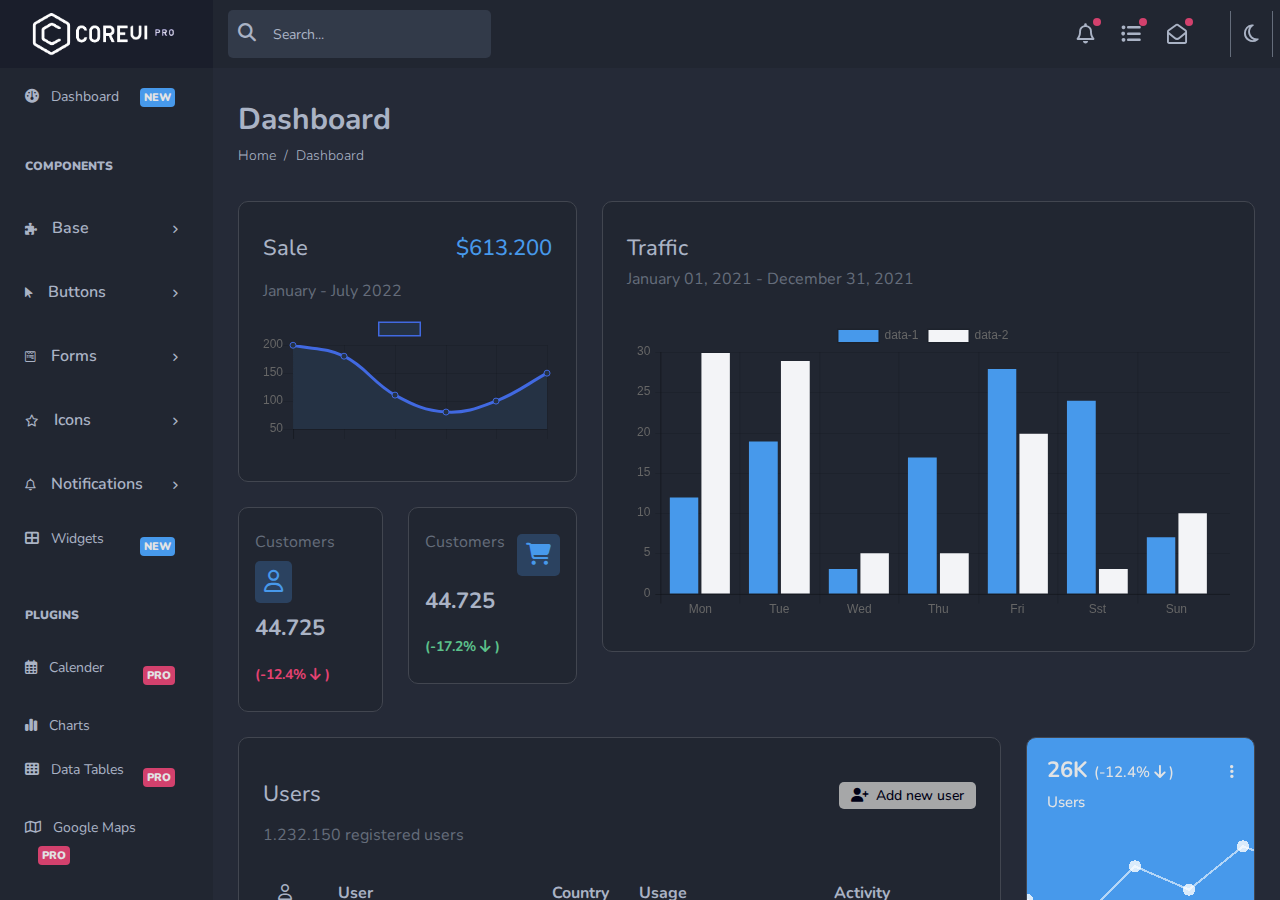
<file: index.html>
<!DOCTYPE html>
<html lang="en">

<head>
    <meta charset="UTF-8">
    <meta name="viewport" content="width=device-width, initial-scale=1.0">
    <title>CoreUI</title>

    <!-- favicon -->
    <link rel="icon" href="Assets/images/fav.png" type="image/x-icon">
    <!-- font awesome -->
    <link rel="stylesheet" href="Assets/css/all.min.css">
    <!-- fonts -->
    <link rel="stylesheet" href="Assets/css/font.css">
    <!-- traffic chart -->
    <link rel="stylesheet" href="Assets/css/traffic-table.css">
    <!-- 3-tab link -->
    <link rel="stylesheet" href="Assets/css/table-3.css">
   
    <!-- style.css -->
    <link rel="stylesheet" href="Assets/css/style.css">
     <!-- media query -->
     <link rel="stylesheet" href="Assets/css/media.css">


</head>

<body>

    <div class="w-12 d-flex">
        <!-- sidebar start -->
        <div class="d-none w-lg-4 d-lg-flex w-xl-2 main">
            <div class="sidebar">
                <div class="logo">
                    <img src="Assets/images/logo.png" alt="">
                </div>
                <div class="menu">
                    <ul>
                        <li class="mb-20">
                            <a href="#" class="d-flex space-between align-items-c">
                                <div class="dashboard">
                                    <i class="fa-solid fa-gauge"></i>
                                    Dashboard
                                </div>
                                <div class="btn">
                                    <span>NEW</span>
                                </div>
                            </a>
                        </li>
                        <li>
                            <p>COMPONENTS</p>
                        </li>
                        <li>
                            <a href="#">
                                <div class="accordion">
                                    <ul>
                                        <li class="pagenav">
                                            <h4>
                                                <a href="#" class="d-flex align-items-c">
                                                    <i class="fa-solid fa-puzzle-piece puzzle"></i>
                                                    Base
                                                    <i class="fa fa-angle-right arrow"></i>
                                                </a>

                                            </h4>
                                            <ul>
                                                <li class="page_item"><a href="#">Accordian </a></li>
                                                <li class="page_item"><a href="#">Breadcrumb</a></li>
                                                <li class="page_item"><a href="#">Cards </a></li>
                                                <li class="page_item "><a href="#">Carousal</a></li>
                                                <li class="page_item"><a href="#">Collapse</a></li>
                                                <li class="page_item"><a href="#">List groups</a></li>
                                                <li class="page_item"><a href="#">Navs & Tabs</a></li>
                                                <li class="page_item"><a href="#">Pagination </a></li>
                                                <li class="page_item"><a href="#">Placeholder </a></li>
                                                <li class="page_item"><a href="#">Popovers </a></li>
                                                <li class="page_item"><a href="#">Progress </a></li>
                                                <li class="page_item"><a href="#">tables </a></li>


                                            </ul>
                                        </li>
                                    </ul>
                                </div>
                            </a>
                        </li>
                        <li>
                            <a href="#">
                                <div class="accordion">
                                    <ul>
                                        <li class="pagenav">
                                            <h4>
                                                <a href="#" class="d-flex align-items-c">
                                                    <i class="fa-solid fa-arrow-pointer puzzle"></i>
                                                    Buttons
                                                    <i class="fa fa-angle-right arrow"></i>
                                                </a>

                                            </h4>
                                            <ul>
                                                <li class="page_item"><a href="#">Buttons</a></li>
                                                <li class="page_item"><a href="#">Buttons Group</a></li>
                                                <li class="page_item"><a href="#"
                                                        class="d-flex space-between">Loading<span
                                                            class="pro">PRO</span></a></li>
                                                <li class="page_item "><a href="#">dropdowns</a></li>
                                            </ul>
                                        </li>
                                    </ul>
                                </div>
                            </a>
                        </li>
                        <li>
                            <a href="#">
                                <div class="accordion">
                                    <ul>
                                        <li class="pagenav">
                                            <h4>
                                                <a href="#" class="d-flex align-items-c">
                                                    <i class="fa-brands fa-wpforms puzzle"></i>
                                                    Forms
                                                    <i class="fa fa-angle-right arrow"></i>
                                                </a>

                                            </h4>
                                            <ul>
                                                <li class="page_item"><a href="#">form control</a></li>
                                                <li class="page_item"><a href="#">select</a></li>
                                                <li class="page_item"><a href="#" class="d-flex space-between">multi
                                                        select<span class="pro">PRO</span></a></li>
                                                <li class="page_item "><a href="#">chech and radios</a></li>
                                                <li class="page_item"><a href="#">range</a></li>
                                                <li class="page_item"><a href="#">input groups</a></li>
                                                <li class="page_item"><a href="#">floatind lables</a></li>
                                                <li class="page_item"><a href="#" class="d-flex space-between">date
                                                        picker<span class="pro">PRO</span></a></li>
                                                <li class="page_item"><a href="#" class="d-flex space-between">time
                                                        picker<span class="pro">PRO</span></a></li>
                                                <li class="page_item"><a href="#">layout</a></li>
                                                <li class="page_item"><a href="#">validation</a></li>

                                            </ul>
                                        </li>
                                    </ul>
                                </div>
                            </a>
                        </li>
                        <li>
                            <a href="#">
                                <div class="accordion">
                                    <ul>
                                        <li class="pagenav">
                                            <h4>
                                                <a href="#" class="d-flex align-items-c">
                                                    <i class="fa-regular fa-star puzzle"></i>
                                                    Icons
                                                    <i class="fa fa-angle-right arrow"></i>
                                                </a>

                                            </h4>
                                            <ul>
                                                <li class="page_item"><a href="#"
                                                        class="d-flex space-between align-items-c">CoreUI Icons<span
                                                            class="free">FREE</span></a></li>
                                                <li class="page_item"><a href="#">CoreUI Icons-Brand</a></li>
                                                <li class="page_item"><a href="#">CoreUI Icons-Flag</a></li>
                                            </ul>
                                        </li>
                                    </ul>
                                </div>
                            </a>
                        </li>
                        <li>
                            <a href="#">
                                <div class="accordion">
                                    <ul>
                                        <li class="pagenav">
                                            <h4>
                                                <a href="#" class="d-flex align-items-c">
                                                    <i class="fa-regular fa-bell puzzle"></i>
                                                    Notifications
                                                    <i class="fa fa-angle-right arrow"></i>
                                                </a>

                                            </h4>
                                            <ul>
                                                <li class="page_item"><a href="#">alerts</a></li>
                                                <li class="page_item"><a href="#">badage</a></li>
                                                <li class="page_item"><a href="#">modals</a></li>
                                                <li class="page_item"><a href="#">toasts</a></li>
                                            </ul>
                                        </li>
                                    </ul>
                                </div>
                            </a>
                        </li>
                        <li class="mb-20">
                            <a href="#" class="d-flex space-between">
                                <div class="dashboard">
                                    <i class="fa-solid fa-table-cells-large"></i>
                                    Widgets
                                </div>
                                <div class="btn">
                                    <span class="">NEW</span>
                                </div>
                            </a>
                        </li>
                        <li>
                            <p>PLUGINS</p>
                        </li>
                        <li>
                            <a href="#" class="d-flex space-between">
                                <div class="dashboard">
                                    <i class="fa-regular fa-calendar-days"></i>
                                    Calender
                                </div>
                                <div class="btn">
                                    <span class="pro">PRO</span>
                                </div>
                            </a>
                        </li>
                        <li>
                            <a href="#" class="d-flex space-between">
                                <div class="dashboard">
                                    <i class="fa-solid fa-chart-simple"></i>
                                    Charts
                                </div>

                            </a>
                        </li>
                        <li>
                            <a href="#" class="d-flex space-between">
                                <div class="dashboard">
                                    <i class="fa-solid fa-table-cells"></i>
                                    Data Tables
                                </div>
                                <div class="btn">
                                    <span class="pro">PRO</span>
                                </div>
                            </a>
                        </li>
                        <li class="mb-20">
                            <a href="#" class="d-flex space-between">
                                <div class="dashboard">
                                    <i class="fa-regular fa-map"></i>
                                    Google Maps
                                </div>
                                <div class="btn">
                                    <span class="pro">PRO</span>
                                </div>
                            </a>
                        </li>
                        <li>
                            <p>EXTRAS</p>
                        </li>
                        <li>
                            <a href="#">
                                <div class="accordion">
                                    <ul>
                                        <li class="pagenav">
                                            <h4>
                                                <a href="#" class="d-flex align-items-c">
                                                    <i class="fa-regular fa-star puzzle"></i>
                                                    Pages
                                                    <i class="fa fa-angle-right arrow"></i>
                                                </a>

                                            </h4>
                                            <ul>
                                                <li class="page_item"><a href="#">First li</a></li>
                                                <li class="page_item"><a href="#">Second li</a></li>
                                                <li class="page_item"><a href="#">Third li</a></li>
                                                <li class="page_item "><a href="#">Fourth li</a></li>
                                                <li class="page_item"><a href="#">Fifth li</a></li>
                                                <li class="page_item"><a href="#">Sixth li</a></li>
                                            </ul>
                                        </li>
                                    </ul>
                                </div>
                            </a>
                        </li>
                        <li>
                            <a href="#">
                                <div class="accordion">
                                    <ul>
                                        <li class="pagenav">
                                            <h4>
                                                <a href="#" class="d-flex align-items-c">
                                                    <i class="fa-solid fa-puzzle-piece puzzle"></i>
                                                    Base
                                                    <i class="fa fa-angle-right"></i>
                                                </a>

                                            </h4>
                                            <ul>
                                                <li class="page_item"><a href="#">First li</a></li>
                                                <li class="page_item"><a href="#">Second li</a></li>
                                                <li class="page_item"><a href="#">Third li</a></li>
                                                <li class="page_item "><a href="#">Fourth li</a></li>
                                                <li class="page_item"><a href="#">Fifth li</a></li>
                                                <li class="page_item"><a href="#">Sixth li</a></li>
                                            </ul>
                                        </li>
                                    </ul>
                                </div>
                            </a>
                        </li>
                        <li class="mb-20">
                            <a href="#" class="d-flex space-between">
                                <div class="dashboard">
                                    <i class="fa-solid fa-gauge"></i>
                                    Dashboard
                                </div>

                            </a>
                        </li>
                        <li>
                            <p>SYSTEM UTILIZATION</p>
                        </li>
                        <li class="meter">

                            <span class="cpu">CPU USAGE</span>
                            <div class="progress">
                                <div class="line-y"></div>
                            </div>
                            <p class="process">348 Processes. 1/4 Cores</p>
                        </li>
                        <li class="meter">

                            <span class="cpu">CPU USAGE</span>
                            <div class="progress">
                                <div class="line-b"></div>
                            </div>
                            <p class="process">348 Processes. 1/4 Cores</p>
                        </li>
                        <li class="meter mb-20">

                            <span class="cpu">CPU USAGE</span>
                            <div class="progress">
                                <div class="line-r"></div>
                            </div>
                            <p class="process">348 Processes. 1/4 Cores</p>
                        </li>


                    </ul>
                </div>
            </div>
        </div>
        <!-- sidebar end -->
        <div class="w-12 w-lg-8 w-xl-10 dash">
            <!-- header start -->
            <header>
                <div class="container">
                    <div class="row align-items-c">
                        <div class="d-none w-lg-5 d-lg-flex d-flex">
                            <div class="search">
                                <i class="fa-solid fa-magnifying-glass"></i>
                                <input type="text" placeholder="Search...">
                            </div>
                        </div>
                       <div class="w-5 d-flex d-lg-none justify-start">
                        <div class="logo">
                            <img src="Assets/images/logo.png" alt="">
                        </div>
                       </div>
                        <div class="w-7 d-flex justify-end">
                            <div class="icons d-flex  align-items-c">
                                <a href="#"><i class="fa-regular fa-bell"></i><span></span></a>
                                <a href="#"><i class="fa-solid fa-list-ul"></i><span></span></a>
                                <a href="#"><i class="fa-regular fa-envelope-open"></i><span></span></a>
                                <a href="#"><i class="fa-regular fa-moon"></i></a>
                                <a href="#"><img src="Assets/images/8.jpg" alt=""></a>
                                <a href="#"><i class="fa-solid fa-braille"></i></a>
                            </div>
                        </div>
                    </div>
                </div>
            </header>
            <!-- header end -->
            <!-- section start -->

            <div class="dash-b">
                <div class="heading">
                    <h4>Dashboard</h4>
                    <p>Home / Dashboard</p>
                </div>
                <section class="d-flex">
                    <!-- sales -->
                    <div class="w-12 w-xl-4">
                        <div class="w-12">
                            <div class="sales">
                                <h4 class="d-flex space-between">
                                    <span>Sale</span>
                                    <p>$613.200 </p>
                                </h4>
                                <p>January - July 2022</p>
                                <div class="chart">
                                    <canvas id="myChart" width="400" height="200"></canvas>
                                </div>
                            </div>
                        </div>
                        <div class="w-12 d-flex">
                            <div class="w-12 w-md-6">
                                <div class="customers">
                                    <h4 class="d-flex space-between">
                                        <p>Customers</p>
                                        <span><i class="fa-regular fa-user"></i></span>
                                    </h4>
                                    <p>44.725</p>
                                    <p class="rate">(-12.4% <i class="fa-solid fa-arrow-down"></i> )</p>
                                </div>
                            </div>
                            <div class="w-12 w-md-6">
                                <div class="order">
                                    <h4 class="d-flex space-between">
                                        <p>Customers</p>
                                        <span><i class="fa-solid fa-cart-shopping"></i></span>
                                    </h4>
                                    <p>44.725</p>
                                    <p class="rate">(-17.2% <i class="fa-solid fa-arrow-down"></i> )</p>
                                </div>
                            </div>
                        </div>
                    </div>

                    <!-- traffic -->
                    <div class="w-12 w-xl-8">
                        <div class="w-12">
                            <div class="traffic">
                                <h4>Traffic</h4>

                                <p>January 01, 2021 - December 31, 2021</p>
                                <div class=".traffic-t">
                                    <canvas id="barChart"></canvas>
                                </div>
                            </div>

                        </div>
                    </div>

                    <!-- user table -->
                    <div class="w-12 w-xl-9">
                        <div class="w-12">
                            <div class="table">
                                <h3 class="d-flex space-between">
                                    <p>Users</p>
                                    <a href="#">
                                        <span class="d-flex align-items-c"><i class="fa-solid fa-user-plus"></i> Add new
                                            user</span>
                                    </a>
                                </h3>
                                <p class="mb-20">1.232.150 registered users</p>
                                <table width="100%">
                                    <thead>
                                        <tr class="border-b">
                                            <th width="7%">
                                                <i class="fa-regular fa-user"></i>
                                            </th>
                                            <th width="30%">
                                                <span>user</span>
                                            </th>
                                            <th width="8%">
                                                <span>country</span>
                                            </th>
                                            <th>
                                                <span>usage</span>
                                            </th>
                                            <th width="22%">
                                                <span>activity</span>
                                            </th>
                                        </tr>
                                    </thead>
                                    <tbody>
                                        <tr class="border-b">
                                            <td>
                                                <div class="profile">
                                                    <img src="Assets/images/1.jpg" alt="" width="40">
                                                    <span></span>
                                                </div>
                                            </td>
                                            <td>
                                                <div class="name">
                                                    <p>Yiorgos Avraamu</p>
                                                    <span>New | Registered: Jan 1, 2020</span>
                                                </div>
                                            </td>
                                            <td>
                                                <div class="country d-flex justify-center">
                                                    <img src="Assets/images/united-states.png" alt="" width="24">
                                                </div>
                                            </td>
                                            <td class=>
                                                <div class="usage">
                                                    <h5 class="d-flex space-between align-items-c">
                                                        <span>50%</span>
                                                        <p>Jun 11, 2020 - Jul 10, 2020</p>
                                                    </h5>

                                                    <span class="meter">


                                                        <div class="progress">
                                                            <div class="line-g"></div>
                                                        </div>

                                                    </span>

                                                </div>
                                            </td>
                                            <td>
                                                <div class="activity d-flex space-between align-items-c">
                                                    <div class="act">
                                                        <p>last login</p>
                                                        <span>10 sec ago</span>
                                                    </div>
                                                    <div class="menu">
                                                        <i class="fa-solid fa-ellipsis-vertical"></i>
                                                    </div>
                                                </div>
                                            </td>
                                        </tr>

                                        <tr class="border-b">
                                            <td>
                                                <div class="profile">
                                                    <img src="Assets/images/2.jpg" alt="" width="40">
                                                    <span></span>
                                                </div>
                                            </td>
                                            <td>
                                                <div class="name">
                                                    <p>Avram Tarasios</p>
                                                    <span>Recurring | Registered: Jan 1, 2020</span>
                                                </div>
                                            </td>
                                            <td>
                                                <div class="country d-flex justify-center">
                                                    <img src="Assets/images/united-arab-emirates.png" alt="" width="24">
                                                </div>
                                            </td>
                                            <td>
                                                <div class="usage">
                                                    <h5 class="d-flex space-between ">
                                                        <span>10%</span>
                                                        <p>Jun 11, 2020 - Jul 10, 2020</p>
                                                    </h5>


                                                    <span class="meter">


                                                        <div class="progress">
                                                            <div class="line-b"></div>
                                                        </div>

                                                    </span>

                                                </div>
                                            </td>
                                            <td>
                                                <div class="activity d-flex space-between align-items-c">
                                                    <div class="act">
                                                        <p>last login</p>
                                                        <span>5 minutes ago</span>
                                                    </div>
                                                    <div class="menu">
                                                        <i class="fa-solid fa-ellipsis-vertical"></i>
                                                    </div>
                                                </div>
                                            </td>
                                        </tr>

                                        <tr class="border-b">
                                            <td>
                                                <div class="profile">
                                                    <img src="Assets/images/3.jpg" alt="" width="40">
                                                    <span></span>
                                                </div>
                                            </td>
                                            <td>
                                                <div class="name">
                                                    <p>Quintin Ed</p>
                                                    <span>New | Registered: Jan 1, 2020</span>
                                                </div>
                                            </td>
                                            <td>
                                                <div class="country d-flex justify-center">
                                                    <img src="Assets/images/india.png" alt="" width="24">
                                                </div>
                                            </td>
                                            <td>
                                                <div class="usage">
                                                    <h5 class="d-flex space-between ">
                                                        <span>50%</span>
                                                        <p>Jun 11, 2020 - Jul 10, 2020</p>
                                                    </h5>

                                                    <span class="meter">


                                                        <div class="progress">
                                                            <div class="line-r"></div>
                                                        </div>

                                                    </span>

                                                </div>
                                            </td>
                                            <td>
                                                <div class="activity d-flex space-between align-items-c">
                                                    <div class="act">
                                                        <p>last login</p>
                                                        <span>1 hour ago</span>
                                                    </div>
                                                    <div class="menu">
                                                        <i class="fa-solid fa-ellipsis-vertical"></i>
                                                    </div>
                                                </div>
                                            </td>
                                        </tr>

                                        <tr class="border-b">
                                            <td>
                                                <div class="profile">
                                                    <img src="Assets/images/4.jpg" alt="" width="40">
                                                    <span></span>
                                                </div>
                                            </td>
                                            <td>
                                                <div class="name">
                                                    <p>Enéas Kwadwo</p>
                                                    <span>New | Registered: Jan 1, 2020</span>
                                                </div>
                                            </td>
                                            <td>
                                                <div class="country d-flex justify-center">
                                                    <img src="Assets/images/germany.png" alt="" width="24">
                                                </div>
                                            </td>
                                            <td>
                                                <div class="usage">
                                                    <h5 class="d-flex space-between ">
                                                        <span>74%</span>
                                                        <p>Jun 11, 2020 - Jul 10, 2020</p>
                                                    </h5>

                                                    <span class="meter">


                                                        <div class="progress">
                                                            <div class="line-b"></div>
                                                        </div>

                                                    </span>

                                                </div>
                                            </td>
                                            <td>
                                                <div class="activity d-flex space-between align-items-c">
                                                    <div class="act">
                                                        <p>last login</p>
                                                        <span>1 hour ago</span>
                                                    </div>
                                                    <div class="menu">
                                                        <i class="fa-solid fa-ellipsis-vertical"></i>
                                                    </div>
                                                </div>
                                            </td>
                                        </tr>

                                        <tr class="border-b">
                                            <td>
                                                <div class="profile">
                                                    <img src="Assets/images/5.jpg" alt="" width="40">
                                                    <span></span>
                                                </div>
                                            </td>
                                            <td>
                                                <div class="name">
                                                    <p>
                                                        Agapetus Tadeáš</p>
                                                    <span>New | Registered: Jan 1, 2020</span>
                                                </div>
                                            </td>
                                            <td>
                                                <div class="country d-flex justify-center">
                                                    <img src="Assets/images/france.png" alt="" width="24">
                                                </div>
                                            </td>
                                            <td>
                                                <div class="usage">
                                                    <h5 class="d-flex space-between ">
                                                        <span>22%</span>
                                                        <p>Jun 11, 2020 - Jul 10, 2020</p>
                                                    </h5>

                                                    <span class="meter">


                                                        <div class="progress">
                                                            <div class="line-g"></div>
                                                        </div>

                                                    </span>

                                                </div>
                                            </td>
                                            <td>
                                                <div class="activity d-flex space-between align-items-c">
                                                    <div class="act">
                                                        <p>last login</p>
                                                        <span>last weeko</span>
                                                    </div>
                                                    <div class="menu">
                                                        <i class="fa-solid fa-ellipsis-vertical"></i>
                                                    </div>
                                                </div>
                                            </td>
                                        </tr>

                                        <tr class="border-b">
                                            <td>
                                                <div class="profile">
                                                    <img src="Assets/images/6.jpg" alt="" width="40">
                                                    <span></span>
                                                </div>
                                            </td>
                                            <td>
                                                <div class="name">
                                                    <p>Friderik Dávid</p>
                                                    <span>New | Registered: Jan 1, 2020</span>
                                                </div>
                                            </td>
                                            <td>
                                                <div class="country d-flex justify-center">
                                                    <img src="Assets/images/brazil.png" alt="" width="24">
                                                </div>
                                            </td>
                                            <td>
                                                <div class="usage">
                                                    <h5 class="d-flex space-between ">
                                                        <span>43%</span>
                                                        <p>Jun 11, 2020 - Jul 10, 2020</p>
                                                    </h5>

                                                    <span class="meter">


                                                        <div class="progress">
                                                            <div class="line-y"></div>
                                                        </div>

                                                    </span>

                                                </div>
                                            </td>
                                            <td>
                                                <div class="activity d-flex space-between align-items-c">
                                                    <div class="act">
                                                        <p>last login</p>
                                                        <span>yesterday</span>
                                                    </div>
                                                    <div class="menu">
                                                        <i class="fa-solid fa-ellipsis-vertical"></i>
                                                    </div>
                                                </div>
                                            </td>
                                        </tr>
                                    </tbody>

                                </table>
                            </div>
                        </div>
                    </div>

                    <!-- 3-tables  -->
                    <div class="d-none w-md-12 d-md-flex w-xl-3 d-flex space-between">
                        <div class="w-4 w-xl-12">
                            <div class="table-3-1">
                                <div class="content">
                                    <h3 class="d-flex space-between">
                                        <p>26K
                                            <span> (-12.4% <i class="fa-solid fa-arrow-down"></i> )</span>
                                        </p>
                                        <a href="#"><i class="fa-solid fa-ellipsis-vertical"></i></a>
                                    </h3>
                                    <span>Users</span>
                                </div>
                                <div id="chart1"></div>

                            </div>

                        </div>
                        <div class="w-4 w-xl-12">
                            <div class="table-3-2">
                                <div class="content">
                                    <h3 class="d-flex space-between">
                                        <p>2.49%
                                            <span> (87.7% <i class="fa-solid fa-arrow-up"></i> )</span>
                                        </p>

                                        <a href="#"><i class="fa-solid fa-ellipsis-vertical"></i></a>
                                    </h3>
                                    <span>Conversion Rate</span>
                                </div>
                                <div id="chart2"></div>
                            </div>
                        </div>
                        <div class="w-4 w-xl-12">
                            <div class="table-3-3">
                                <div class="content">
                                    <h3 class="d-flex space-between">
                                        <p>44K
                                            <span> (-23.6% <i class="fa-solid fa-arrow-down"></i> )</span>
                                        </p>
                                        <a href="#"><i class="fa-solid fa-ellipsis-vertical"></i></a>
                                    </h3>
                                    <span>Sessions</span>
                                </div>
                                <div id="chart3"></div>
                            </div>
                        </div>
                    </div>

                    <!-- traffic taBLE -->
                    <div class="w-12 d-flex">
                        <div class="traffic-2">
                            <div class="border-b">
                                <h3 class="d-flex space-between">
                                    <p>Traffic</p>

                                </h3>
                                <p class="mb-20">Last week</p>
                            </div>
                            <div class="traffic-row d-flex border-b">
                                <div class="w-3">
                                    <div class="r-b w-12">
                                        <span>New Clients</span>
                                        <p>9.123</p>
                                    </div>
                                </div>
                                <div class="w-3">
                                    <div class="r-r w-12">
                                        <span>Recuring Clients</span>
                                        <p>22.643</p>
                                    </div>
                                </div>
                                <div class="w-3">
                                    <div class="r-y w-12">
                                        <span>Pageviews</span>
                                        <p>78.465</p>
                                    </div>
                                </div>
                                <div class="w-3">
                                    <div class="r-g w-12">
                                        <span>Organic</span>
                                        <p>49.123</p>
                                    </div>
                                </div>
                            </div>
                            <div class="w-12 d-flex">
                                <div class="w-6">
                                    <div class="w-12 days">
                                        <h3 class="d-flex align-items-c space-between">
                                            <p>Monday</p>
                                            <span class="d-flex align-items-c">
                                                <div>
                                                    <div class="t-progress">
                                                        <div class="t-blue-2"></div>
                                                    </div>
                                                    <div class="t-progress">
                                                        <div class="t-red-1"></div>
                                                    </div>
                                                </div>
                                            </span>
                                        </h3>
                                        <h3 class="d-flex align-items-c space-between">
                                            <p>Tuesday</p>
                                            <span class="d-flex align-items-c">
                                                <div>
                                                    <div class="t-progress">
                                                        <div class="t-blue-1"></div>
                                                    </div>
                                                    <div class="t-progress">
                                                        <div class="t-red-3"></div>
                                                    </div>
                                                </div>
                                            </span>
                                        </h3>
                                        <h3 class="d-flex align-items-c space-between">
                                            <p>Wednesday</p>
                                            <span class="d-flex align-items-c">
                                                <div>
                                                    <div class="t-progress">
                                                        <div class="t-blue-3"></div>
                                                    </div>
                                                    <div class="t-progress">
                                                        <div class="t-red-1"></div>
                                                    </div>
                                                </div>
                                            </span>
                                        </h3>
                                        <h3 class="d-flex align-items-c space-between">
                                            <p>Thrusday</p>
                                            <span class="d-flex align-items-c">
                                                <div>
                                                    <div class="t-progress">
                                                        <div class="t-blue-2"></div>
                                                    </div>
                                                    <div class="t-progress">
                                                        <div class="t-red-3"></div>
                                                    </div>
                                                </div>
                                            </span>
                                        </h3>
                                        <h3 class="d-flex align-items-c space-between">
                                            <p>Friday</p>
                                            <span class="d-flex align-items-c">
                                                <div>
                                                    <div class="t-progress">
                                                        <div class="t-blue-3"></div>
                                                    </div>
                                                    <div class="t-progress">
                                                        <div class="t-red-2"></div>
                                                    </div>
                                                </div>
                                            </span>
                                        </h3>
                                        <h3 class="d-flex align-items-c space-between">
                                            <p>Saturday</p>
                                            <span class="d-flex align-items-c">
                                                <div>
                                                    <div class="t-progress">
                                                        <div class="t-blue-1"></div>
                                                    </div>
                                                    <div class="t-progress">
                                                        <div class="t-red-3"></div>
                                                    </div>
                                                </div>
                                            </span>
                                        </h3>
                                        <h3 class="d-flex align-items-c space-between">
                                            <p>Sunday</p>
                                            <span class="d-flex align-items-c">
                                                <div>
                                                    <div class="t-progress">
                                                        <div class="t-blue-2"></div>
                                                    </div>
                                                    <div class="t-progress">
                                                        <div class="t-red-2"></div>
                                                    </div>
                                                </div>
                                            </span>
                                        </h3>
                                    </div>
                                </div>
                                <div class="w-6 ">
                                    <div class="w-12">
                                        <div class="gender">
                                            <h5 class="d-flex space-between align-items-c">
                                                <span><i class="fa-solid fa-person"></i>Male</span>
                                                <p>43%</p>
                                            </h5>

                                            <span>
                                                <div class="t-progress-1">
                                                    <div class="t-yellow"></div>
                                                </div>
                                            </span>
                                        </div>
                                        <div class="gender">
                                            <h5 class="d-flex space-between align-items-c">
                                                <span><i class="fa-solid fa-person-dress"></i>Female</span>
                                                <p>43%</p>
                                            </h5>

                                            <span>
                                                <div class="t-progress-1">
                                                    <div class="t-yellow"></div>
                                                </div>
                                            </span>
                                        </div>
                                    </div>
                                    <div class="w-12 social-1">
                                        <div class="social">
                                            <h5 class="d-flex space-between align-items-c">
                                                <span><i class="fa-brands fa-google"></i>Organic search</span>
                                                <p>191.235
                                                    <span>(56%)</span>
                                                </p>
                                            </h5>

                                            <span>
                                                <div class="t-progress-1">
                                                    <div class="t-green-1"></div>
                                                </div>
                                            </span>
                                        </div>
                                        <div class="social">
                                            <h5 class="d-flex space-between align-items-c">
                                                <span><i class="fa-brands fa-facebook-f"></i>Facebook</span>
                                                <p>51.735
                                                    <span>(15%)</span>
                                                </p>
                                            </h5>

                                            <span>
                                                <div class="t-progress-1">
                                                    <div class="t-green-2"></div>
                                                </div>
                                            </span>
                                        </div>
                                        <div class="social">
                                            <h5 class="d-flex space-between align-items-c">
                                                <span><i class="fa-brands fa-twitter"></i>Twitter</span>
                                                <p>34.295
                                                    <span>(11%)</span>
                                                </p>
                                            </h5>

                                            <span>
                                                <div class="t-progress-1">
                                                    <div class="t-green-3"></div>
                                                </div>
                                            </span>
                                        </div>
                                        <div class="social">
                                            <h5 class="d-flex space-between align-items-c">
                                                <span><i class="fa-brands fa-linkedin"></i>Linkedin</span>
                                                <p>27.156
                                                    <span>(8%)</span>
                                                </p>
                                            </h5>

                                            <span>
                                                <div class="t-progress-1">
                                                    <div class="t-green-4"></div>
                                                </div>
                                            </span>
                                        </div>
                                    </div>
                                </div>
                            </div>
                        </div>
                    </div>

            </div>
            </section>
            <!-- section end -->

            <!-- footer -->
            <footer>
                <div class="w-12 d-flex">
                    <div class="w-6">
                        <div class="w-12 d-flex align-items-c">
                            <span><a href="#">CoreUI Bootstrap Admin Template</a></span>
                            <p>© 2023 creativeLabs</p>
                        </div>
                    </div>
                    <div class="w-6">
                        <div class="w-12 d-flex align-items-c justify-end">
                            <p>Powered by</p>
                            <span><a href="#"> CoreUI PRO UI Components</a></span>

                        </div>
                    </div>
                </div>
            </footer>


        </div>

    </div>




    </div>
    </div>
    <!-- sidebar  -->
    <script src="Assets/js/sidebar.js"></script>
    <script>
        $('.accordion h4').click(function (event) {
            $('.accordion > ul > li > ul:visible').not($(this).nextAll('ul')).stop().hide(200).parent().removeClass('open'); //
            $(this).nextAll('ul').slideToggle(200, function () {
                $(this).parent('.pagenav').toggleClass('open');
            });
        });
    </script>

    <!-- chart  -->
    <script src="Assets/js/chart.js"></script>
    <script>
        var ctx = document.getElementById('myChart').getContext('2d');
        var chart = new Chart(ctx, {
            // The type of chart we want to create
            type: 'line', // also try bar or other graph types

            // The data for our dataset
            data: {
                labels: ["", "", "", "", "", " "],
                // Information about the dataset
                datasets: [{
                    label: "",
                    backgroundColor: '#253244',
                    borderColor: 'royalblue',
                    data: [200, 180, 110.8, 80.4, 100.6, 150.2],
                }]
            },

            // Configuration options
            options: {
                layout: {
                    padding: 0,

                },





            }
        });

    </script>
    <!-- traffic table start -->
    <script src="Assets/js/traffic-1.js"></script>
    <script src="Assets/js/traffic-2.js"></script>
    <script>
        var ctx = document.getElementById("barChart").getContext('2d');
        var barChart = new Chart(ctx, {
            type: 'bar',
            data: {
                labels: ["Mon", "Tue", "Wed", "Thu", "Fri", "Sst", "Sun"],
                datasets: [{
                    label: 'data-1',
                    data: [12, 19, 3, 17, 28, 24, 7],
                    backgroundColor: "#4799eb"
                }, {
                    label: 'data-2',
                    data: [30, 29, 5, 5, 20, 3, 10],
                    backgroundColor: "#f3f4f7"
                }]
            }
        });
    </script>

    <!-- three chart -->
    <script src="Assets/js/three-tab.js"></script>
    <script>
        const { Chart } = SingleDivUI;

        const options = {
            data: {
                labels: ['Jan', 'Feb', 'Mar', 'Apr', 'May', 'Jun'],
                series: {
                    points: [15, 9, 25, 18, 31, 25]
                }
            },
            height: 100,
            width: 270
        };

        new Chart('#chart1', {
            type: 'line',
            ...options
        });


        new Chart('#chart2', {
            type: 'bar',
            ...options
        });

        new Chart('#chart3', {
            type: 'area',
            ...options
        });
    </script>
</body>

</html>
</file>
<file: Assets/css/font.css>
@font-face {
    font-family: 'Nunito';
    src: url('../font/../font/Nunito-ExtraBoldItalic.woff2') format('woff2'),
        url('../font/Nunito-ExtraBoldItalic.woff') format('woff');
    font-weight: bold;
    font-style: italic;
    font-display: swap;
}

@font-face {
    font-family: 'Nunito';
    src: url('../font/Nunito-BlackItalic.woff2') format('woff2'),
        url('../font/Nunito-BlackItalic.woff') format('woff');
    font-weight: 900;
    font-style: italic;
    font-display: swap;
}

@font-face {
    font-family: 'Nunito';
    src: url('../font/Nunito-Black.woff2') format('woff2'),
        url('../font/Nunito-Black.woff') format('woff');
    font-weight: 900;
    font-style: normal;
    font-display: swap;
}

@font-face {
    font-family: 'Nunito';
    src: url('../font/Nunito-ExtraBold.woff2') format('woff2'),
        url('../font/Nunito-ExtraBold.woff') format('woff');
    font-weight: bold;
    font-style: normal;
    font-display: swap;
}

@font-face {
    font-family: 'Nunito';
    src: url('../font/Nunito-BoldItalic.woff2') format('woff2'),
        url('../font/Nunito-BoldItalic.woff') format('woff');
    font-weight: bold;
    font-style: italic;
    font-display: swap;
}

@font-face {
    font-family: 'Nunito';
    src: url('../font/Nunito-ExtraLight.woff2') format('woff2'),
        url('../font/Nunito-ExtraLight.woff') format('woff');
    font-weight: 200;
    font-style: normal;
    font-display: swap;
}

@font-face {
    font-family: 'Nunito';
    src: url('../font/Nunito-Bold.woff2') format('woff2'),
        url('../font/Nunito-Bold.woff') format('woff');
    font-weight: bold;
    font-style: normal;
    font-display: swap;
}

@font-face {
    font-family: 'Nunito';
    src: url('../font/Nunito-ExtraLightItalic.woff2') format('woff2'),
        url('../font/Nunito-ExtraLightItalic.woff') format('woff');
    font-weight: 200;
    font-style: italic;
    font-display: swap;
}

@font-face {
    font-family: 'Nunito';
    src: url('../font/Nunito-Regular.woff2') format('woff2'),
        url('../font/Nunito-Regular.woff') format('woff');
    font-weight: normal;
    font-style: normal;
    font-display: swap;
}

@font-face {
    font-family: 'Nunito';
    src: url('../font/Nunito-Light.woff2') format('woff2'),
        url('../font/Nunito-Light.woff') format('woff');
    font-weight: 300;
    font-style: normal;
    font-display: swap;
}

@font-face {
    font-family: 'Nunito';
    src: url('../font/Nunito-Medium.woff2') format('woff2'),
        url('../font/Nunito-Medium.woff') format('woff');
    font-weight: 500;
    font-style: normal;
    font-display: swap;
}

@font-face {
    font-family: 'Nunito';
    src: url('../font/Nunito-MediumItalic.woff2') format('woff2'),
        url('../font/Nunito-MediumItalic.woff') format('woff');
    font-weight: 500;
    font-style: italic;
    font-display: swap;
}

@font-face {
    font-family: 'Nunito';
    src: url('../font/Nunito-LightItalic.woff2') format('woff2'),
        url('../font/Nunito-LightItalic.woff') format('woff');
    font-weight: 300;
    font-style: italic;
    font-display: swap;
}

@font-face {
    font-family: 'Nunito';
    src: url('../font/Nunito-Italic.woff2') format('woff2'),
        url('../font/Nunito-Italic.woff') format('woff');
    font-weight: normal;
    font-style: italic;
    font-display: swap;
}

@font-face {
    font-family: 'Nunito';
    src: url('../font/Nunito-SemiBold.woff2') format('woff2'),
        url('../font/Nunito-SemiBold.woff') format('woff');
    font-weight: 600;
    font-style: normal;
    font-display: swap;
}

@font-face {
    font-family: 'Nunito';
    src: url('../font/Nunito-SemiBoldItalic.woff2') format('woff2'),
        url('../font/Nunito-SemiBoldItalic.woff') format('woff');
    font-weight: 600;
    font-style: italic;
    font-display: swap;
}
</file>
<file: Assets/css/table-3.css>
/*!
 * SingleDivUI v1.0.1 | https://singledivui.com | (c) 2023 Soundar | MIT License
 */

.sd-chart {
    --axis-line-color: #5c5c5c;
    --grid-line-color: #ddd;
    --label-color: #4e4e4e;
    --grid-line-size: 1px;
    --axis-line-size: 1px;
    --label-distance: 10px;
    --line-size: 2px;
    --line-color: #ffffff98;
    --point-radius: 6px;
    --point-color: #ffffffcc;
    --point-border-color: #fafafac8;
    --point-border-width: inherit;
    --dot-radius: calc(var(--point-radius) / var(--dot-ratio, 1));
    --point-inner-color: transparent;
    --bar-color: #ffffff46;
    --area-color: #ffffff5f;
    --area-top-color: transparent
}

.sd-graph {
    position: relative;
    z-index: 10;
    box-sizing: content-box;
    /* --_x-axis-line-size: var(--x-axis-line-size, var(--axis-line-size));
    --_y-axis-line-size: var(--y-axis-line-size, var(--axis-line-size));
    border-left: var(--_y-axis-line-size) solid var(--y-axis-line-color, var(--axis-line-color));
    border-bottom: var(--_x-axis-line-size) solid var(--x-axis-line-color, var(--axis-line-color));
    --_x-grid-line-size: var(--x-grid-line-size, var(--grid-line-size));
    --_y-grid-line-size: var(--y-grid-line-size, var(--grid-line-size));
    --_x-grid-line-color: var(--x-grid-line-color, var(--grid-line-color));
    --_y-grid-line-color: var(--y-grid-line-color, var(--grid-line-color)); */
    background-size: var(--_column-size) var(--_row-size);
    background-image: linear-gradient(to bottom, var(--_x-grid-line-color) var(--_x-grid-line-size), transparent 0), linear-gradient(to right, var(--_y-grid-line-color) var(--_y-grid-line-size), transparent 0);
    background-position-x: calc(var(--_start-position) + (var(--_column-size) - (var(--_y-grid-line-size)/ 2)));
    background-position-y: calc(var(--_row-size) - (var(--_y-grid-line-size)/ 2))
}

.sd-graph::after,
.sd-graph::before {
    display: flex;
    position: absolute;
    white-space: pre;
    box-sizing: content-box
}

.sd-graph::before {
    text-align: right;
    z-index: 2;
    /* --_y-font-size: var(--y-label-font-size, var(--label-font-size));
    --_y-font-family: var(--y-label-font-family, var(--label-font-family));
    --_y-label-distance: var(--y-label-distance, var(--label-distance));
    --_y-label-left: calc((var(--_y-label-width) + var(--_y-axis-line-size) + var(--_y-label-distance) - var(--_layer-padd-x, 0px)) * -1);
    --_y-label-top: calc(var(--_layer-padd-y, 0px) - var(--_row-size) / 2);
    --_y-label-color: var(--y-label-color, var(--label-color)); */
    font: var(--_y-font-size) var(--_y-font-family);
    content: var(--_y-label, "") !important;
    line-height: var(--_row-size);
    text-shadow: var(--_y-label-left) var(--_y-label-top) var(--_y-label-color);
    color: transparent
}

.sd-graph::after {
    height: 0;
    z-index: 1;
    /* --_x-font-size: var(--x-label-font-size, var(--label-font-size));
    --_x-font-family: var(--x-label-font-family, var(--label-font-family));
    --_x-label-distance: var(--x-label-distance, var(--label-distance));
    --_x-label-bottom: calc((var(--_x-label-distance) + var(--_x-axis-line-size)) * -1);
    --_x-label-color: var(--x-label-color, var(--label-color)); */
    /* font: var(--_x-font-size) var(--_x-font-family);
    content: var(--_x-label, "") !important;
    bottom: var(--_x-label-bottom);
    color: var(--_x-label-color); */
    left: calc(var(--_start-position) - var(--_x-label-start, var(--_column-size)/ 2));
    line-height: var(--_x-label-height, normal);
    writing-mode: var(--_x-label-direction, unset)
}

.sd-area::before,
.sd-bar::before,
.sd-line::before {
    display: flex;
    content: "";
    height: calc(100% + (var(--_layer-padd-y, 0px) * 2));
    width: calc(100% + (var(--_layer-padd-x, 0px) * 2));
    top: calc(var(--_layer-padd-y, 0px) * -1);
    left: calc(var(--_layer-padd-x, 0px) * -1)
}

.sd-area::before,
.sd-line::before {
    background-image: var(--background-image);
    background-position: var(--background-position);
    background-size: var(--background-size);
    background-repeat: no-repeat
}

.sd-area,
.sd-line {
    --_line-top-color: transparent;
    --_line-bottom-color: transparent;
    --_line-start: calc(50% - calc(var(--line-size) / 2));
    --_line-end: calc(50% + calc(var(--line-size) / 2));
    --line: var(--_line-bottom-color) var(--_line-start), var(--line-color) var(--_line-start), var(--line-color) var(--_line-end), var(--_line-top-color) 0%;
    --_point-color: var(--point-color, var(--line-color));
    --_point-border-color: var(--point-border-color, var(--line-color));
    --_point-border-width: var(--point-border-width, var(--line-size));
    --point: radial-gradient(circle,
            var(--_point-color) var(--dot-radius),
            var(--point-inner-color) var(--dot-radius), var(--point-inner-color) calc(var(--point-radius) - var(--_point-border-width)),
            var(--_point-border-color) calc(var(--point-radius) - var(--_point-border-width)), var(--_point-border-color) var(--point-radius),
            transparent 0px)
}

.sd-area {
    --_line-top-color: var(--area-top-color);
    --_line-bottom-color: var(--area-color);
    overflow: hidden;

}

.sd-bar::before {
    background-image: var(--background-image);
    background-size: var(--background-size);
    background-position-x: var(--background-position-x);
    background-position-y: 100%;
    background-repeat: no-repeat
}

.sd-bar {
    --bar: linear-gradient(var(--bar-color) 100%, transparent);
    --_x-label-start: var(--_column-size)
}
</file>
<file: Assets/css/style.css>
* {
    padding: 0;
    margin: 0;
    box-sizing: border-box;
    outline: none;
}

.container {
    max-width: 1224px;
    margin: 0 auto;
}

body {
    font-family: 'nunito';
}

.row {
    display: flex;
    flex-wrap: wrap;
}

.d-flex {
    display: flex;
    flex-wrap: wrap;
}

.d-none {
    display: none;
}

.align-items-c {
    align-items: center;
}
.align-space-between{
    align-content: space-between;
}
.justify-end {
    justify-content: flex-end;
}

.justify-start {
    justify-content: flex-start;
}

.justify-center {
    justify-content: center;
}

.space-between {
    justify-content: space-between;
}

.space-around {
    justify-content: space-around;
}

.space-evenly {
    justify-content: space-evenly;
}

.w-1 {
    width: 8.33%;
}

.w-2 {
    width: 16.66%;
}

.w-3 {
    width: 25%;
}

.w-4 {
    width: 33.33%;
}

.w-5 {
    width: 41.66%;
}

.w-6 {
    width: 50%;
}

.w-7 {
    width: 58.33%;
}

.w-8 {
    width: 66.66%;
}

.w-9 {
    width: 75%;
}

.w-10 {
    width: 83.33%;
}

.w-11 {
    width: 91.66%;
}

.w-12 {
    width: 100%;
}

.py-20 {
    padding: 20px;
}

.py-10 {
    padding: 10px;
}

.mb-20 {
    margin-bottom: 20px;
}

a {
    text-decoration: none;
}
a:hover{
    text-decoration: none;
}

ul {
    list-style: none;
}

:root {
    --primary-color: #212631;
    --secondary-color: #333333;
    --background-color: #1a1e2b;
    --white-color: #e2e3e4;
    --black-color: #000;
    --white-100: #f8f9fa00;
    --grey-1: #aab3c5;
    --grey-2: #656d7b;
    --blue: #4799eb;
    --d-blue: #747af2;
    --green: #5cc18b;
    --yellow: #ddb30f;
    --red: #e44272;
    --pink: #d3416d;
    --Poppins: Poppins;
    --fs-12: 12px;
    --fs-14: 14px;
    --fs-15:15px;
    --fs-16: 16px;
    --fs-18: 18px;
    --fs-22: 22px;
    --fs-26: 26px;
    --fs-50: 50px;
    --fs-45: 45px;
    --fs-30: 30px;
    --fw-300: 300;
    --fw-400: 400;
    --fw-500: 500;
    --fw-600: 600;
    --fw-700: 700;
    --fw-800: 800;
    --fw-900: 900;
    --padding-left: 12px;
    --padding-right: 12px;
}

/* sidebar start */


.sidebar .logo {
    background-color: var(--background-color);
    position: sticky;
    top: 0;
    z-index: 99;
    padding: 4.5px;
}

.sidebar .logo img {
    height: 59px;
    width: 200px;
    object-fit: cover;
}

.main {
    overflow: auto;
    height: 100vh;
    background-color: var(--primary-color);
    
}

.main::-webkit-scrollbar {
    width: 1px;
}

.sidebar .menu .dashboard {
    color: var(--grey-1);
}

.sidebar .menu ul li {
    padding: 12px 25px;
    color: var(--grey-1);
}
.sidebar .menu ul li:hover{
    background-color: #2b3343;

}
.sidebar .menu ul li:hover .dashboard{
    color: white;
}
.sidebar .menu ul li:hover .pagenav a{
    color: white;
}

.sidebar .menu ul li p {
    font-size: var(--fs-12);
    font-weight: var(--fw-800);
}

.sidebar .menu .dashboard i {
    margin-right: 8px;
}

.sidebar .menu .btn span {
    background-color: var(--blue);
    color: var(--white-color);
    font-size: 11px;
    font-weight: var(--fw-800);
    padding: 2px 4px;
    border-radius: 4px;
}

.sidebar .menu .btn span.pro {
    background-color: var(--pink);
    color: var(--white-color);
    font-size: 11px;
    font-weight: var(--fw-800);
    padding: 2px 4px;
    border-radius: 4px;
}

.accordion ul li.pagenav ul li span.pro {
    background-color: var(--pink);
    color: var(--white-color);
    font-size: 11px;
    font-weight: var(--fw-800);
    padding: 2px 4px;
    border-radius: 4px;
}

.accordion ul li.pagenav ul li span.free {
    background-color: var(--green);
    color: var(--white-color);
    font-size: 11px;
    font-weight: var(--fw-800);
    padding: 2px 4px;
    border-radius: 4px;
}

.accordion {
    width: 100%;
}



.accordion .pagenav {
    position: relative;
    padding: 0 !important;
    list-style: none;
}

.accordion .pagenav a {
    text-decoration: none;
    color: var(--grey-1);
}

.accordion .pagenav ul {
    display: none;
    /* hides all ul content by default (see exceptions in JS) */
    margin: 0;
}

.accordion .pagenav li {
    margin-bottom: 3px;
    list-style: none;
    text-transform: capitalize;
}

.accordion .pagenav li:hover {
    background-color: #a9a7a72c;
    transition: all 0.2s;
}

.accordion .pagenav h4 a {
    font-size: var(--fs-16);
    font-weight: var(--fw-600);
    text-transform: capitalize;

}

.accordion .pagenav h4 i {
    font-size: 10px;
    position: absolute;
    right: 10px;
    line-height: 20px;
    transition: .2s;
    -webkit-transition: .2s;
    -ms-transition: .2s;
}

.accordion .pagenav h4 i.puzzle {
    position: static;
    margin-right: 15px;
    font-size: var(--fs-12);
    transform: rotate(0deg);

}

.accordion .pagenav.open h4 i.arrow {
    transform: rotate(90deg);
}


.sidebar .menu ul li .progress {
    background-color: #323a49;
    height: 3px;
    width: 100%;
    position: relative;
    margin: 5px 0;
    border-radius: 3px;
}
.sidebar .line-y {
    width: 70%;
}
 .line-y {
    position: absolute; 
    top: 0;
    left: 0;
    border-radius: 3px;
    background-color: var(--yellow);
    width: 70%;
    height: 100%;
    z-index: 1;
}
.sidebar .line-b {
    width: 30%;
}
.line-b {
    position: absolute; 
    top: 0;
    left: 0;
    border-radius: 3px;
    background-color: var(--d-blue);
    width: 30%;
    height: 100%;
    z-index: 1;
}
.sidebar .line-r{
    width: 95%;
}
 .line-r {
    position: absolute; 
    top: 0;
    left: 0;
    border-radius: 3px;
    background-color: var(--pink);
    width: 95%;
    height: 100%;
    z-index: 1;
}
.line-g {
    position: absolute; 
    top: 0;
    left: 0;
    border-radius: 3px;
    background-color: var(--green);
    width: 95%;
    height: 100%;
    z-index: 1;
}
/* o */

.sidebar .menu ul li span.cpu {
    font-size: var(--fs-12);
    font-weight: var(--fw-800);
    color: var(--white-color);
}

.sidebar .menu ul li p.process {
    font-size: var(--fs-12);
    font-weight: var(--fw-500);
    color: var(--grey-1);
}

.sidebar .menu ul li.meter {
    padding: 6px 25px !important;
}

/* sidebar end */

/* header start */
header {
    background-color: var(--primary-color);
    padding: 9.5px;
    position: sticky;
    top: 0;
    z-index: 9999;
}

header .icons img {
    width: 39px;
    height: 39px;
    border-radius: 50%;
}

header .icons a i {
    color: var(--grey-1);
    padding: 13px;
    font-size: 20px;

}

header .icons a {
    position: relative;
}

header .icons span {
    background-color: var(--pink);
    height: 8px;
    width: 8px;
    border-radius: 50%;
    position: absolute;
    top: 15%;
    right: 15%;
}

header .icons a:nth-child(4) {
    border-right: 1px solid var(--grey-2);
    border-left: 1px solid var(--grey-2);
}

header .icons a:nth-child(3) {
    margin-right: 30px;
}

header .icons a img {
    margin: 0 15px;
}

header .search {
    background-color: #323a49;
    padding: 5px;
    border-radius: 5px;
    margin-left: 5px;
}

header .search i {
    color: var(--grey-1);
    font-size: var(--fs-18);
    margin: 0 5px;
}

header input {
    background-color: transparent;
    border: 0;
    padding: 8px;
    color: var(--white-color);
    font-size: var(--fs-16);
}

header .search input::placeholder {
    color: var(--grey-1);
    font-size: var(--fs-14);
}
header .logo img{
    height: 59px;
    width: 200px;
    object-fit: cover;
}

.dash {
    height: 100vh;
    background-color: #252a37;
    overflow: auto;
   
}

/* header end */


/* section start  */
.dash-b {
    padding: 25px;
}

.heading h4 {
    color: var(--grey-1);
    font-size: var(--fs-30);
    font-weight: var(--fw-700);
}

.heading p {
    font-size: var(--fs-14);
    color: var(--grey-1);
    font-weight: var(--fw-300);
    word-spacing: 4px;
}

.dash-b .sales {
    background-color: var(--primary-color);
    margin-top: 25px;
    padding: 24px;
  
    border-radius: 10px;
    border: 1px solid #424650;
}

.sales h4 span {
    font-size: var(--fs-22);
    color: var(--grey-1);
    margin-bottom: 8px;
}

.sales h4 p {
    font-size: var(--fs-22);
    color: var(--blue);
}
.sales p {
    color: var(--grey-2);
    font-size: var(--fs-16);
}


.dash-b .customers {
    margin-top: 25px;
  
    background-color: var(--primary-color);
    border-radius: 10px;
    border: 1px solid #424650;
    padding: 16px;
}



.dash-b .customers h4 p {
    display: inline-block;
    color: var(--grey-2);
    font-size: var(--fs-16);
    font-weight: var(--fw-400);
}

.dash-b .customers h4 span {
    background-color: #2b4260;
    padding: 9px;
    border-radius: 5px;
}

.dash-b .customers h4 span i {
    font-size: var(--fs-22);
    color: var(--blue);
}

.dash-b .customers p {
    font-size: var(--fs-22);
    color: var(--grey-1);
    font-weight: var(--fw-700);
}

.dash-b .customers p.rate {
    font-size: var(--fs-14);
    display: block;
    color: var(--red);
    margin-top: 20px;

}

.dash-b .customers span i {
    font-size: var(--fs-12);
}

.dash-b .order {
    margin-top: 25px;

    background-color: var(--primary-color);
    border-radius: 10px;
    border: 1px solid #424650;
    padding: 16px;
}

.dash-b .order h4 p {
    display: inline-block;
    color: var(--grey-2);
    font-size: var(--fs-16);
    font-weight: var(--fw-400);
}

.dash-b .order h4 span {
    background-color: #2b4260;
    padding: 9px;
    border-radius: 5px;
}

.dash-b .order h4 span i {
    font-size: var(--fs-22);
    color: var(--blue);
}

.dash-b .order p {
    font-size: var(--fs-22);
    color: var(--grey-1);
    font-weight: var(--fw-700);
}

.dash-b .order p.rate {
    font-size: var(--fs-14);
    display: block;
    color: var(--green);
    margin-top: 20px;

}

.dash-b .order span i {
    font-size: var(--fs-12);
}

.dash-b .traffic {
    background-color: var(--primary-color);
    margin-top: 25px;
  
    padding: 24px;
    height: auto;
    border-radius: 10px;
    border: 1px solid #424650;
}

.dash-b .traffic h4 {
    font-size: var(--fs-22);
    color: var(--grey-1);
    margin-bottom: 8px;
}

.dash-b .traffic p {
    color: var(--grey-2);
    font-size: var(--fs-16);
    margin-bottom: 29px;
}

/* table sttart */
.table{
    background-color: var(--primary-color);
    margin-top: 25px;
    padding: 24px;
    border-radius: 10px;
    border: 1px solid #424650;
}
.table h3 p{
    font-size: var(--fs-22);
    color: var(--grey-1);
    margin-bottom: 8px;
}
.table h3 span{
    background-color: #a6a7a8;
    border-radius: 5px;
    padding: 6px 12px;
    font-size: var(--fs-14);
    font-weight: var(--fw-500);
    color: #000015;
}
.table h3 a span:hover{
    background-color: #d8dee999;
    color: #263343;
    transition: all 0.2s;
}
.table h3 a span:hover i{
    color: #263343;
    transition: all 0.2s;
}
.table h3 span i{
    font-size: var(--fs-14);
    color: #000015;
    margin-right: 7px;
}
.table p{
    color: var(--grey-2);
    font-size: var(--fs-16);
}
table tr th{
    color: var(--grey-1);
    font-size: var(--fs-16);
    text-transform: capitalize;
    padding: 15px;
}
.border-b{
    border-bottom: 1px solid #4a566d;
 
}
table tr td{
    padding: 10px ;
}
table td .profile{
    position: relative;
}
table td .profile img{
    height: 40px;
    width: 40px;
    border-radius: 50%;
}
table td .profile span{
    background-color: var(--green);
    height: 11px;
    width: 11px;
    border-radius: 50%;
    border: 1px solid white;
    position: absolute;
    bottom: 4%;
    right:4%;
}
table td .name p{
    margin: 0;
    color: var(--grey-1);
    font-size: var(--fs-15);
}
table td .name span{
    color: var(--grey-2);
    font-size: var(--fs-14);
}
table td .usage h5 span{
    color: var(--grey-1);
    font-size: var(--fs-15);
    font-weight: var(--fw-600);
}
table td .usage h5 p{
    color: var(--grey-2);
    font-size: var(--fs-14);
    margin: 0 !important;
}


table td .activity .act p{
    color: var(--grey-2);
    margin: 0;
    font-size: var(--fs-14);
}
table td .activity .act span{
    color: var(--grey-1);
    font-size: var(--fs-15);
    font-weight: var(--fw-600);
}
table td .activity .menu i{
    font-size:var(--fs-18);
    color: var(--grey-1);
}
table .usage .meter .progress{
    position: relative;
    background-color: #323a49;
    height: 3px;
    width: 100%;
}
.usage .line-g{
    width: 50%;
}
.usage .line-b{
    width: 10%;
}
/* table end */

/* 3-table start */
.table-3-1{
    background-color: var(--blue);
    margin-top: 25px;
    margin-left: 25px;
   overflow: hidden;
    border-radius: 10px;
    border: 1px solid #424650;
}
.table-3-2{
    background-color: var(--yellow);
    margin-top: 25px;
    margin-left: 25px;
    overflow: hidden;
    border-radius: 10px;
    border: 1px solid #424650;
}
.table-3-3{
    background-color: var(--pink);
    margin-top: 25px;
    margin-left: 25px;
    overflow: hidden;
    border-radius: 10px;
    border: 1px solid #424650;
}
.content{
    padding: 20px;
}
.content h3{
    font-size: var(--fs-22);
    color: var(--white-color);
    font-weight: var(--fw-700);
    margin: 0 !important;
}
.content h3 p span{
    font-size: var(--fs-15);
    font-weight: var(--fw-500);
}
.content span{
    font-size: var(--fs-15);
    font-weight: var(--fw-500);
    color: var(--white-color);
}
.content h3 a i{
    font-size: var(--fs-15);
    color: var(--white-color);
}
/* traffic table-2 */
.traffic-2{
    background-color: var(--primary-color);
    margin-top: 25px;
    padding: 24px;
    border-radius: 10px;
    border: 1px solid #424650;
    width: 100%;
}
.traffic-2 h3 p{
    font-size: var(--fs-22);
    color: var(--grey-1);
    margin-bottom: 8px;
}

.traffic-2 p{
    color: var(--grey-2);
    font-size: var(--fs-16);
}
.traffic-2 .traffic-row span{
    font-size: var(--fs-14);
    color: #8790a0;
    font-weight: var(--fw-300);
}
.traffic-2 .traffic-row p{
    font-size: var(--fs-18);
    color: var(--grey-1);
    font-weight: var(--fw-700);
}

.traffic-row .r-b{
    border-left: 4px solid var(--d-blue);
    padding-left: 15px;
    margin: 20px 0;
}
.traffic-row .r-r{
    border-left: 4px solid var(--pink);
    padding-left: 15px;
    margin: 20px 0;
}
.traffic-row .r-g{
    border-left: 4px solid var(--green);
    padding-left: 15px;
    margin: 20px 0;
}
.traffic-row .r-y{
    border-left: 4px solid var(--yellow);
    padding-left: 15px;
    margin: 20px 0;
}
.days h3 p{
    color: var(--grey-2);
    font-size: var(--fs-14);
    margin: 9px 0 !important;
}
.t-progress{
    background-color: #323a49;
    height: 4px;
    width: 190px;
    position: relative;
    margin: 5px 0;
    border-radius: 3px;
}
.days .t-progress .t-red-1{
    position: absolute; 
    top: 0;
    left: 0;
    border-radius: 3px;
    background-color: var(--pink);
    width: 92%;
    height: 100%;
    z-index: 1;
}
.days .t-progress .t-red-2{
    position: absolute; 
    top: 0;
    left: 0;
    border-radius: 3px;
    background-color: var(--pink);
    width: 80%;
    height: 100%;
    z-index: 1;
}
.days .t-progress .t-red-3{
    position: absolute; 
    top: 0;
    left: 0;
    border-radius: 3px;
    background-color: var(--pink);
    width: 60%;
    height: 100%;
    z-index: 1;
}
.days .t-progress .t-blue-1{
    position: absolute; 
    top: 0;
    left: 0;
    border-radius: 3px;
    background-color: var(--d-blue);
    width: 60%;
    height: 100%;
    z-index: 1;
}
.days .t-progress .t-blue-2{
    position: absolute; 
    top: 0;
    left: 0;
    border-radius: 3px;
    background-color: var(--d-blue);
    width: 35%;
    height: 100%;
    z-index: 1;
}
.days .t-progress .t-blue-3{
    position: absolute; 
    top: 0;
    left: 0;
    border-radius: 3px;
    background-color: var(--d-blue);
    width: 20%;
    height: 100%;
    z-index: 1;
}
.gender{
    padding: 0 15px;
    margin: 20px 0;
}
.gender h5{
    margin: 0 !important;
}
.gender h5 span{
 color: var(--grey-1);
 font-size: var(--fs-15);
} 
.gender h5 span i{
    margin-right: 5px;
    font-size: var(--fs-18);
}
.gender h5 p{
    color: var(--grey-1);
    font-weight: var(--fw-700);
    margin: 0 !important;
}
.t-progress-1{
    background-color: #323a49;
    height: 4px;
    width: 100%;
    position: relative;
    margin: 5px 0;
    border-radius: 3px;
}
.t-yellow{
    position: absolute; 
    top: 0;
    left: 0;
    border-radius: 3px;
    background-color: var(--yellow);
    width: 80%;
    height: 100%;
    z-index: 1;
}
.t-green-1{
    position: absolute; 
    top: 0;
    left: 0;
    border-radius: 3px;
    background-color: var(--green);
    width: 56%;
    height: 100%;
    z-index: 1;
}
.t-green-2{
    position: absolute; 
    top: 0;
    left: 0;
    border-radius: 3px;
    background-color: var(--green);
    width: 15%;
    height: 100%;
    z-index: 1;
}
.t-green-3{
    position: absolute; 
    top: 0;
    left: 0;
    border-radius: 3px;
    background-color: var(--green);
    width: 11%;
    height: 100%;
    z-index: 1;
}
.t-green-4{
    position: absolute; 
    top: 0;
    left: 0;
    border-radius: 3px;
    background-color: var(--green);
    width: 8%;
    height: 100%;
    z-index: 1;
}
.social-1{
    margin-top: 68px;
}
.social{
    padding: 0 15px;
    margin: 30px 0;
    display: block;
}
.social h5{
    margin: 0 !important;
}
.social h5 span{
 color: var(--grey-1);
 font-size: var(--fs-15);
} 
.social h5 span i{
    margin-right: 5px;
    font-size: var(--fs-18);
}
.social h5 p{
    color: var(--grey-1);
    font-weight: var(--fw-700);
    margin: 0 !important;
}
.social h5 p span{
    font-size: var(--fs-15);
    color: var(--grey-2);
    font-weight: var(--fw-300);
}
/* section end */

/* footer start */
footer{
    background-color: var(--primary-color);
    padding: 15px;
    font-size: var(--fs-15);
}
footer span a{
    text-decoration: underline;
    color: #85c2ff;
}
footer span a:hover{
    color: #85c2ff;
}
footer p{
    color: var(--grey-1);
    margin: 0 7px;
}
/* footer end */
</file>
<file: Assets/css/media.css>
@media(max-width:575px){

   
}

@media(min-width:576px){
    .w-sm-1{
        width:8.33%;
    }
    .w-sm-2{
        width:16.66%;
    }
    .w-sm-3{
        width:25%;
    }
    .w-sm-4{
        width:33.33%;
    }
    .w-sm-5{
        width:41.66%;
    }
    .w-sm-6{
        width:50%;
    }
    .w-sm-7{
        width:58.33%;
    }
    .w-sm-8{
        width:66.66%;
    }
    .w-sm-9{
        width:75%;
    }
    .w-sm-10{
        width:83.33% ;
    }
    .w-sm-11{
        width:91.66%;
    }
    .w-sm-12{
        width:100%;
    }
   
}

@media(min-width:768px){
    .w-md-1{
        width:8.33%;
    }
    .w-md-2{
        width:16.66%;
    }
    .w-md-3{
        width:25%;
    }
    .w-md-4{
        width:33.33%;
    }
    .w-md-5{
        width:41.66%;
    }
    .w-md-6{
        width:50%;
    }
    .w-md-7{
        width:58.33%;
    }
    .w-md-8{
        width:66.66%;
    }
    .w-md-9{
        width:75%;
    }
    .w-md-10{
        width:83.33% ;
    }
    .w-md-11{
        width:91.66%;
    }
    .w-md-12{
        width:100%;
    }
    .d-md-flex{
        display: flex;
    }
  
    .justify-md-center{
        justify-content: center;
    }
    .dash-b .customers{
        margin-right: 25px;
    }
   .t-progress{
    width: 300px;
   }
}

@media(min-width:992px){
    .w-lg-1{
        width:8.33%;
    }
    .w-lg-2{
        width:16.66%;
    }
    .w-lg-3{
        width:25%;
    }
    .w-lg-4{
        width:33.33%;
    }
    .w-lg-5{
        width:41.66%;
    }
    .w-lg-6{
        width:50%;
    }
    .w-lg-7{
        width:58.33%;
    }
    .w-lg-8{
        width:66.66%;
    }
    .w-lg-9{
        width:75%;
    }
    .w-lg-10{
        width:83.33% ;
    }
    .w-lg-11{
        width:91.66%;
    }
    .w-lg-12{
        width:100%;
    }
    
    .d-lg-flex{
        display: flex;
    }
    .d-lg-none{
        display: none;
    }
    .sidebar{
        width: 100%;
    }


 
}

@media(min-width:1200px){
    .w-xl-1{
        width:8.33%;
    }
    .w-xl-2{
        width:16.66%;
    }
    .w-xl-3{
        width:25%;
    }
    .w-xl-4{
        width:33.33%;
    }
    .w-xl-5{
        width:41.66%;
    }
    .w-xl-6{
        width:50%;
    }
    .w-xl-7{
        width:58.33%;
    }
    .w-xl-8{
        width:66.66%;
    }
    .w-xl-9{
        width:75%;
    }
    .w-xl-10{
        width:83.33% ;
    }
    .w-xl-11{
        width:91.66%;
    }
    .w-xl-12{
        width:100%;
    }
    .d-xl-flex{
        display:flex;
        flex-wrap:wrap;	
    }
    .d-xl-none{
        display:none;
    }
   
    .justify-xl-end{
        justify-content:flex-end;
    }
    
    .justify-xl-start{
        justify-content:flex-start;
    }
    .justify-xl-center{
        justify-content: center;
    }
    .align-xl-c{
        align-items: center;
    }
    .space-xl-between{
        justify-content: space-between;
    }
    .align-xl-space-between{
        align-content: space-between;
    }
    .dash-b .traffic{
        margin-left: 25px;
    }
    .t-progress{
        width: 450px;
    }
}
</file>
